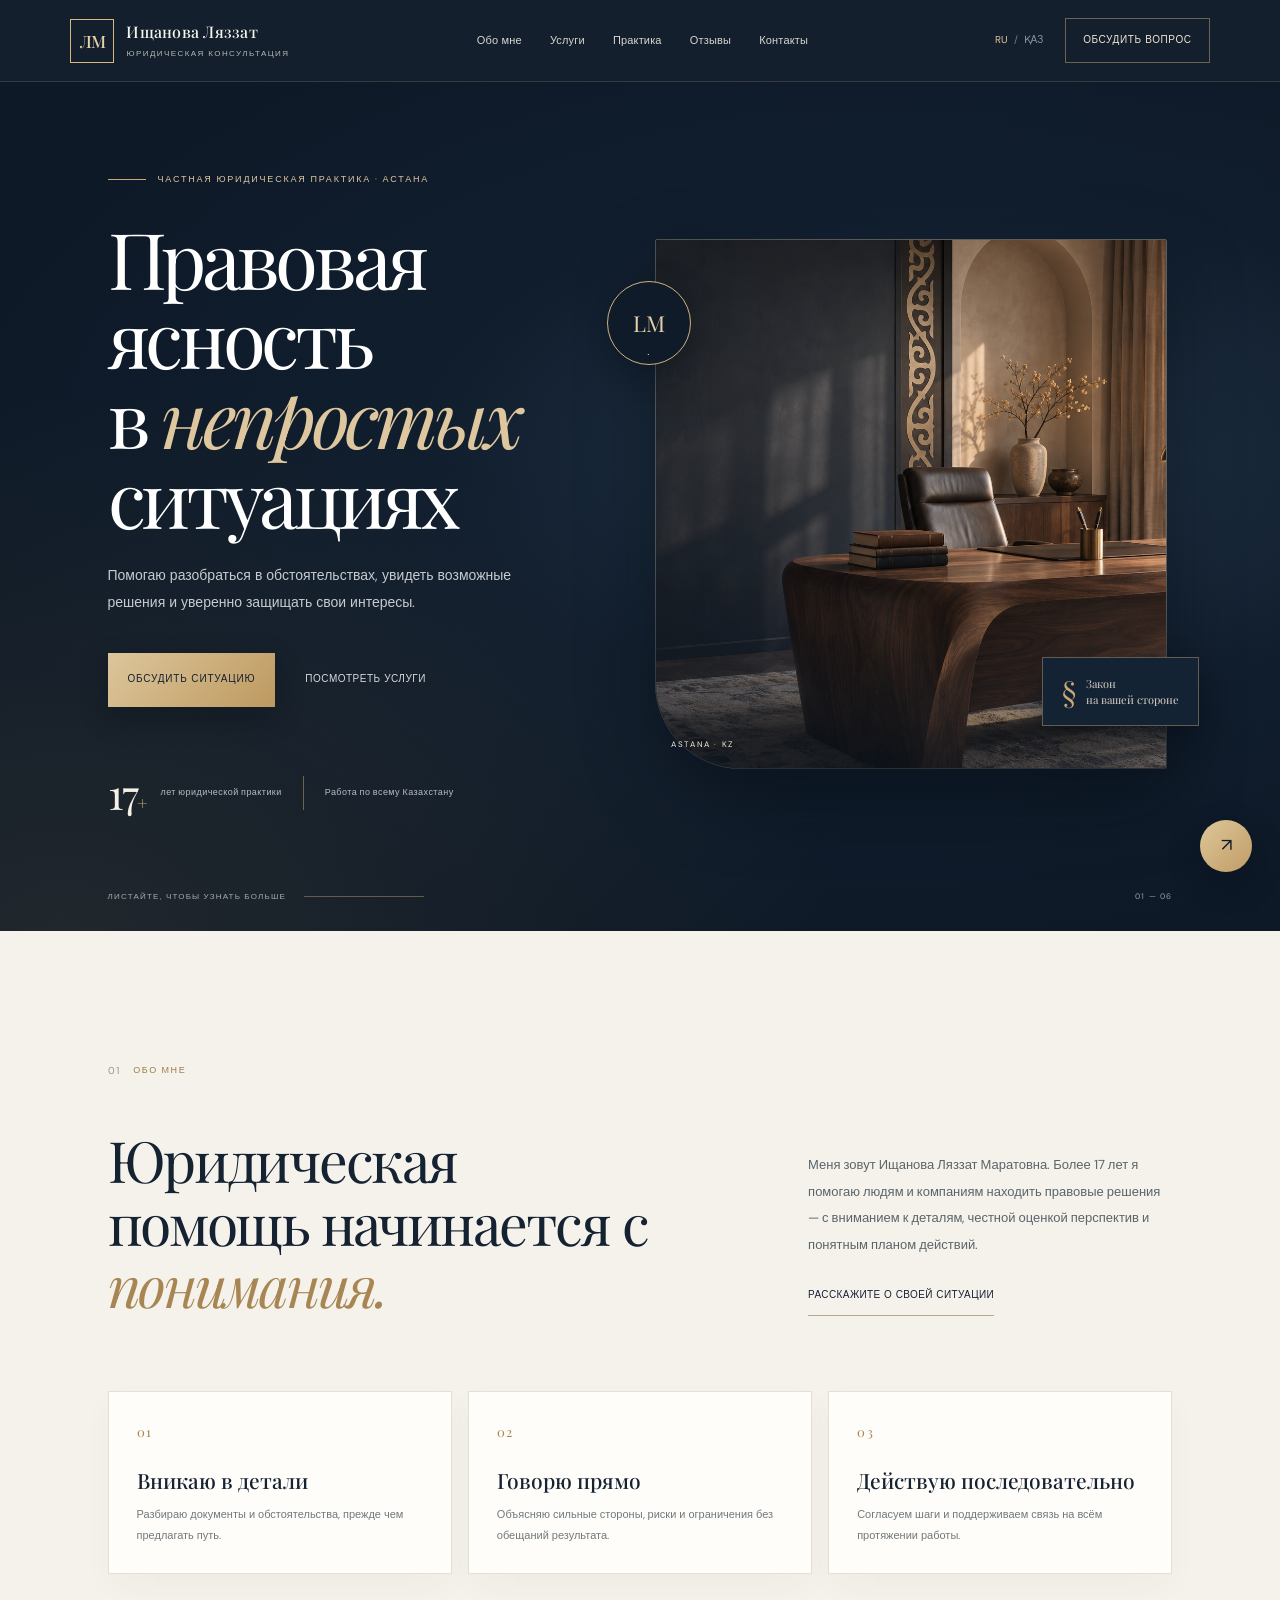
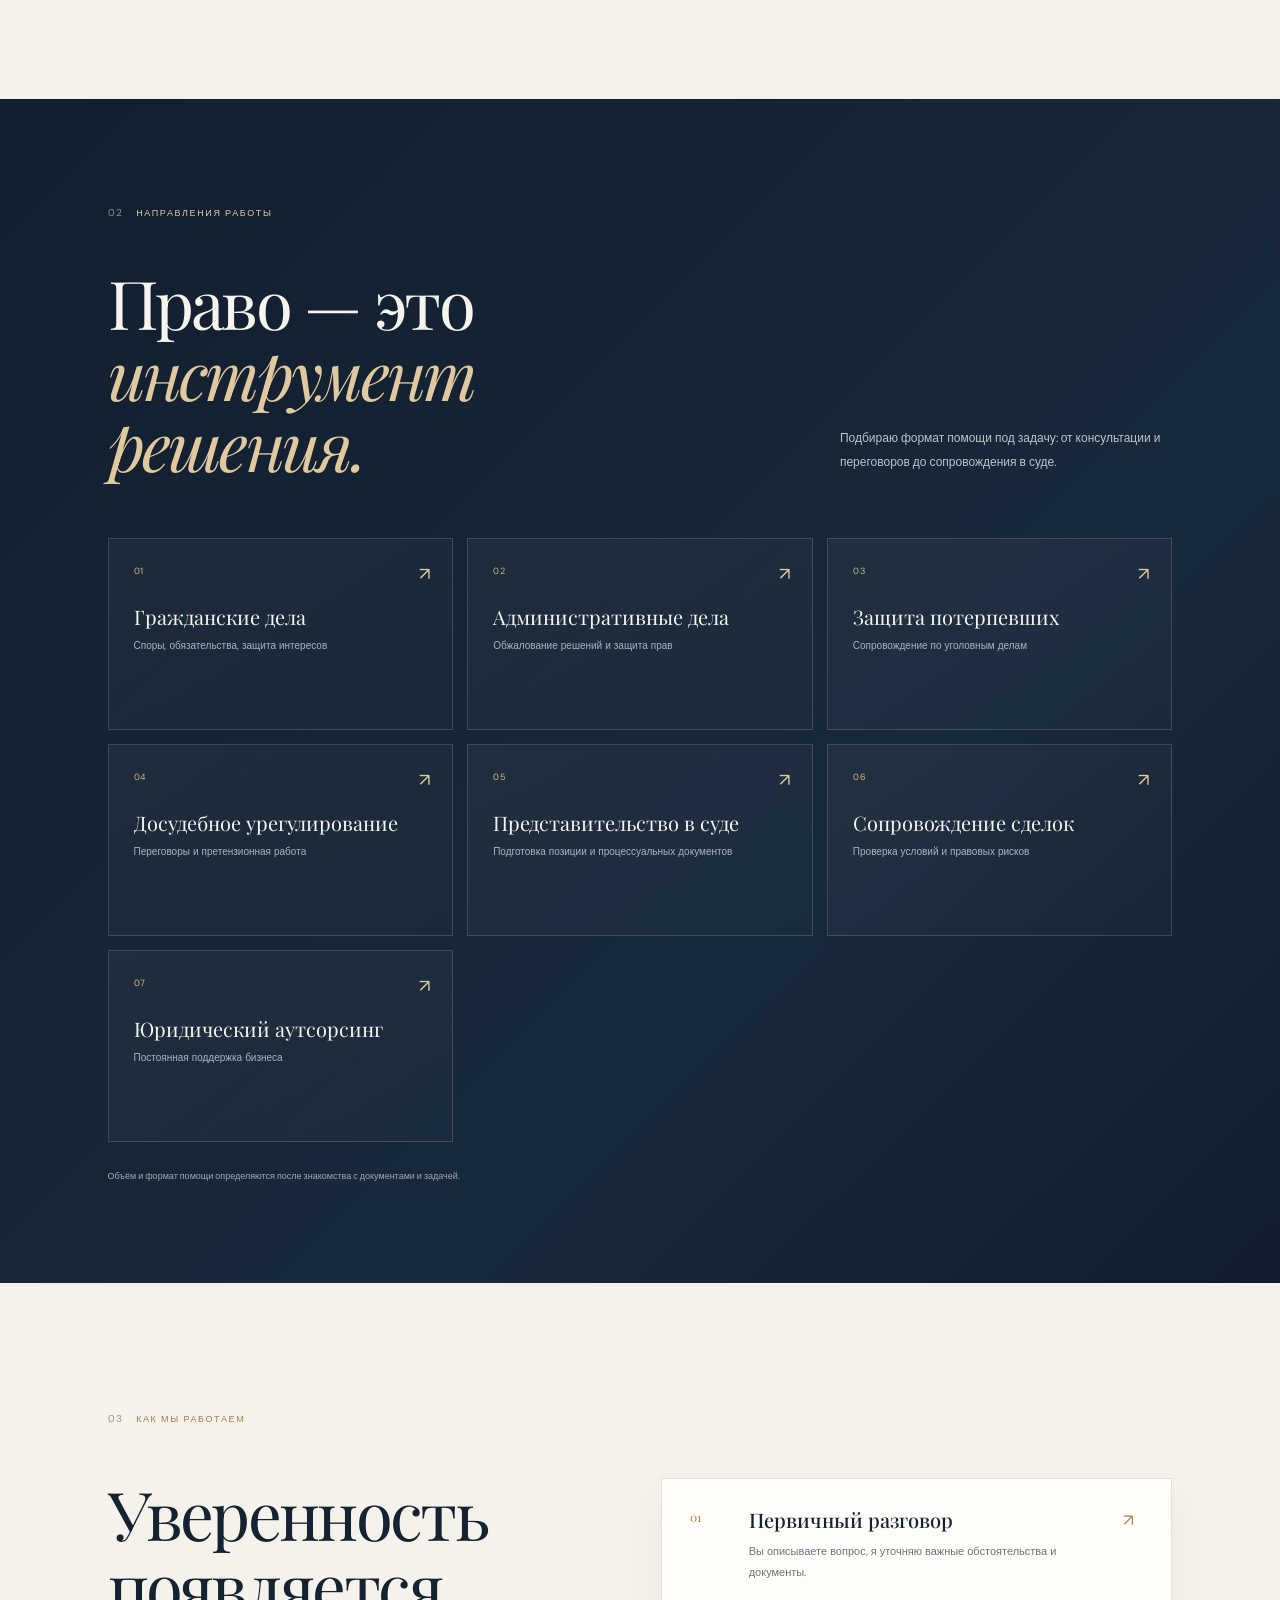
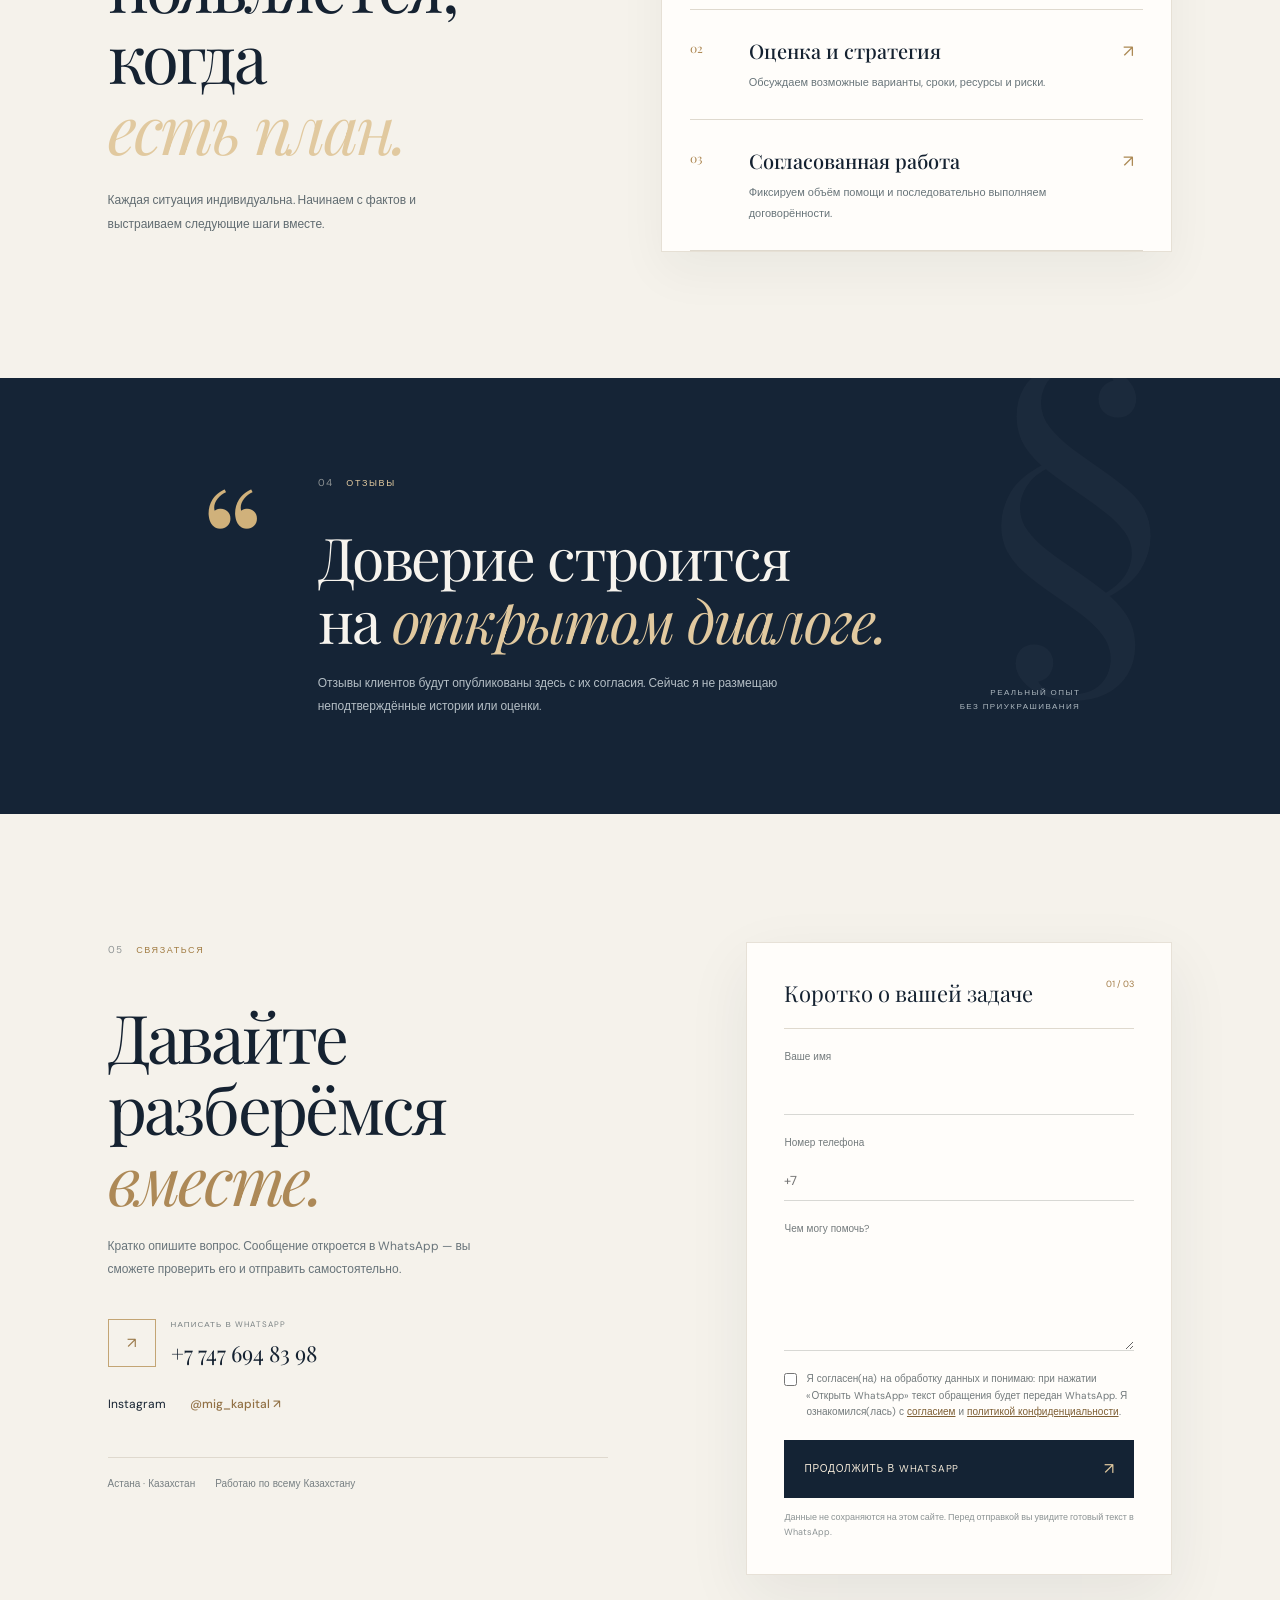
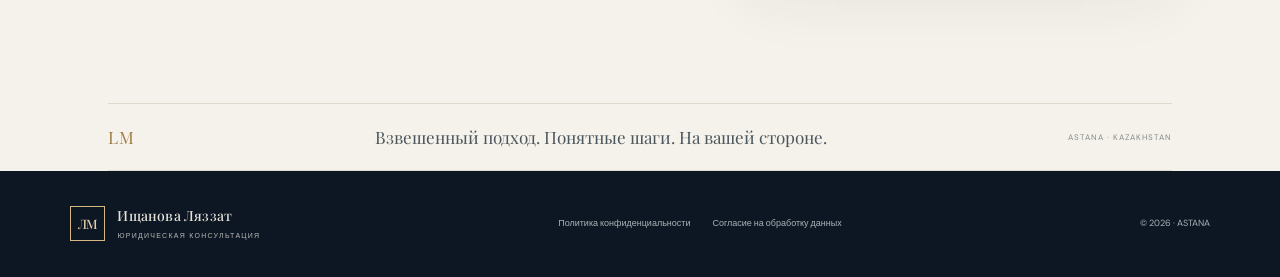
<file: index.html>
<!doctype html>
<html lang="ru">
<head>
  <meta charset="UTF-8" />
  <meta name="viewport" content="width=device-width, initial-scale=1" />
  <meta name="theme-color" content="#101c2b" />
  <meta name="description" content="Юридическая консультация Ищановой Ляззат Маратовны в Астане. Правовая помощь гражданам и бизнесу по всему Казахстану. Опыт более 17 лет." />
  <meta property="og:title" content="Ищанова Ляззат Маратовна — юридическая консультация" />
  <meta property="og:description" content="Взвешенная юридическая помощь в Астане и по всему Казахстану." />
  <meta property="og:type" content="website" />
  <title>Ищанова Ляззат Маратовна — юридическая консультация в Астане</title>
  <link rel="icon" href="./favicon.svg" type="image/svg+xml" />
  <link rel="preconnect" href="https://fonts.googleapis.com" />
  <link rel="preconnect" href="https://fonts.gstatic.com" crossorigin />
  <link href="https://fonts.googleapis.com/css2?family=DM+Sans:wght@400;500;600;700&family=Playfair+Display:wght@400;500;600&display=swap" rel="stylesheet" />
  <link href="https://fonts.googleapis.com/css2?family=Noto+Sans:ital,wght@0,400..700;1,400..700&family=Noto+Serif:ital,wght@0,400..700;1,400..700&display=swap" rel="stylesheet" />
  <link rel="stylesheet" href="./styles.css" />
  <link rel="stylesheet" href="./redesign.css" />
  <script type="application/ld+json" id="schema">{"@context":"https://schema.org","@type":"LegalService","name":"Юридическая консультация Ищановой Ляззат Маратовны","telephone":"+77476948398","areaServed":{"@type":"Country","name":"Казахстан"},"address":{"@type":"PostalAddress","addressLocality":"Астана","addressCountry":"KZ"},"founder":{"@type":"Person","name":"Ищанова Ляззат Маратовна"},"knowsLanguage":["ru","kk"]}</script>
</head>
<body>
  <header class="header" id="top">
    <a class="brand" href="#top" aria-label="На главную"><span class="brand-mark">ЛМ</span><span class="brand-copy"><strong>Ищанова Ляззат</strong><small>ЮРИДИЧЕСКАЯ КОНСУЛЬТАЦИЯ</small></span></a>
    <button class="menu-toggle" aria-label="Открыть меню" aria-expanded="false"><span></span><span></span></button>
    <nav class="nav" aria-label="Основная навигация"><a href="#about" data-i="navAbout">Обо мне</a><a href="#services" data-i="navServices">Услуги</a><a href="#approach" data-i="navPractice">Практика</a><a href="#reviews" data-i="navReviews">Отзывы</a><a href="#contact" data-i="navContacts">Контакты</a></nav>
    <div class="header-actions"><div class="lang-switch" aria-label="Выбор языка"><button class="lang active" data-lang="ru">RU</button><span>/</span><button class="lang" data-lang="kk">ҚАЗ</button></div><a class="header-cta" href="https://wa.me/77476948398" target="_blank" rel="noopener noreferrer" data-i="headerCta">Обсудить вопрос <span>↗</span></a></div>
  </header>
  <main>
    <section class="hero section-shell">
      <div class="hero-copy"><div class="eyebrow"><span class="eyebrow-line"></span><span data-i="heroEyebrow">Частная юридическая практика · Астана</span></div>
        <h1 data-i="heroTitle">Правовая ясность<br/>в <em>непростых</em> ситуациях</h1>
        <p class="hero-lead" data-i="heroLead">Помогаю разобраться в обстоятельствах, увидеть возможные решения и уверенно защищать свои интересы.</p>
        <div class="hero-actions"><a class="button button-gold" href="#contact" data-i="heroButton">Обсудить ситуацию <span>↗</span></a><a class="text-link" href="#services" data-i="heroMore">Посмотреть услуги <span>↓</span></a></div>
        <div class="hero-proof"><span class="proof-number">17<span>+</span></span><span data-i="yearsLabel">лет юридической практики</span><i></i><span data-i="areaLabel">Работа по всему Казахстану</span></div>
      </div>
      <div class="hero-visual" aria-label="Иллюстрация юридической практики"><img class="hero-photo" src="./hero-office.png" alt="Editorial photograph of a refined legal office" /><div class="visual-grid"></div><div class="orbit orbit-one"></div><div class="orbit orbit-two"></div><div class="portrait-card"><div class="portrait-silhouette"><div class="portrait-head"></div><div class="portrait-body"></div></div><div class="portrait-caption"><span class="caption-rule"></span><span data-i="portraitCaption">Ваша ситуация заслуживает<br/>внимательного разбора</span></div></div><div class="seal">LM<span>·</span></div><div class="floating-note"><span>§</span><small data-i="floatingNote">Закон<br/>на вашей стороне</small></div><span class="visual-index">ASTANA · KZ</span></div>
      <div class="hero-bottom"><span data-i="scrollLabel">ЛИСТАЙТЕ, ЧТОБЫ УЗНАТЬ БОЛЬШЕ</span><span class="hero-bottom-line"></span><span>01 — 06</span></div>
    </section>

    <section class="intro section-shell" id="about"><div class="section-kicker"><span>01</span><span data-i="aboutKicker">ОБО МНЕ</span></div><div class="intro-main"><p class="section-title" data-i="aboutTitle">Юридическая помощь начинается с <em>понимания.</em></p><div class="intro-side"><p data-i="aboutText">Меня зовут Ищанова Ляззат Маратовна. Более 17 лет я помогаю людям и компаниям находить правовые решения — с вниманием к деталям, честной оценкой перспектив и понятным планом действий.</p><a class="underlined" href="#contact" data-i="aboutLink">Расскажите о своей ситуации <span>↗</span></a></div></div><div class="value-row"><div class="value"><span class="value-icon">01</span><h3 data-i="value1Title">Вникаю в детали</h3><p data-i="value1Text">Разбираю документы и обстоятельства, прежде чем предлагать путь.</p></div><div class="value"><span class="value-icon">02</span><h3 data-i="value2Title">Говорю прямо</h3><p data-i="value2Text">Объясняю сильные стороны, риски и ограничения без обещаний результата.</p></div><div class="value"><span class="value-icon">03</span><h3 data-i="value3Title">Действую последовательно</h3><p data-i="value3Text">Согласуем шаги и поддерживаем связь на всём протяжении работы.</p></div></div></section>

    <section class="services-section" id="services"><div class="section-shell"><div class="services-head"><div class="section-kicker light"><span>02</span><span data-i="servicesKicker">НАПРАВЛЕНИЯ РАБОТЫ</span></div><div class="services-heading"><h2 data-i="servicesTitle">Право — это<br/><em>инструмент решения.</em></h2><p data-i="servicesLead">Подбираю формат помощи под задачу: от консультации и переговоров до сопровождения в суде.</p></div></div><div class="service-list">
      <a class="service-item" href="#contact"><span class="service-no">01</span><span class="service-name" data-i="s1">Гражданские дела</span><span class="service-detail" data-i="sd1">Споры, обязательства, защита интересов</span><span class="service-arrow">↗</span></a>
      <a class="service-item" href="#contact"><span class="service-no">02</span><span class="service-name" data-i="s2">Административные дела</span><span class="service-detail" data-i="sd2">Обжалование решений и защита прав</span><span class="service-arrow">↗</span></a>
      <a class="service-item" href="#contact"><span class="service-no">03</span><span class="service-name" data-i="s3">Защита потерпевших</span><span class="service-detail" data-i="sd3">Сопровождение по уголовным делам</span><span class="service-arrow">↗</span></a>
      <a class="service-item" href="#contact"><span class="service-no">04</span><span class="service-name" data-i="s4">Досудебное урегулирование</span><span class="service-detail" data-i="sd4">Переговоры и претензионная работа</span><span class="service-arrow">↗</span></a>
      <a class="service-item" href="#contact"><span class="service-no">05</span><span class="service-name" data-i="s5">Представительство в суде</span><span class="service-detail" data-i="sd5">Подготовка позиции и процессуальных документов</span><span class="service-arrow">↗</span></a>
      <a class="service-item" href="#contact"><span class="service-no">06</span><span class="service-name" data-i="s6">Сопровождение сделок</span><span class="service-detail" data-i="sd6">Проверка условий и правовых рисков</span><span class="service-arrow">↗</span></a>
      <a class="service-item" href="#contact"><span class="service-no">07</span><span class="service-name" data-i="s7">Юридический аутсорсинг</span><span class="service-detail" data-i="sd7">Постоянная поддержка бизнеса</span><span class="service-arrow">↗</span></a>
    </div><p class="service-footnote" data-i="serviceFootnote">Объём и формат помощи определяются после знакомства с документами и задачей.</p></div></section>

    <section class="approach section-shell" id="approach"><div class="section-kicker"><span>03</span><span data-i="practiceKicker">КАК МЫ РАБОТАЕМ</span></div><div class="approach-layout"><div><h2 data-i="practiceTitle">Уверенность<br/>появляется, когда<br/><em>есть план.</em></h2><p class="approach-sub" data-i="practiceLead">Каждая ситуация индивидуальна. Начинаем с фактов и выстраиваем следующие шаги вместе.</p></div><div class="steps"><article class="step"><span>01</span><div><h3 data-i="step1Title">Первичный разговор</h3><p data-i="step1Text">Вы описываете вопрос, я уточняю важные обстоятельства и документы.</p></div><b>↗</b></article><article class="step"><span>02</span><div><h3 data-i="step2Title">Оценка и стратегия</h3><p data-i="step2Text">Обсуждаем возможные варианты, сроки, ресурсы и риски.</p></div><b>↗</b></article><article class="step"><span>03</span><div><h3 data-i="step3Title">Согласованная работа</h3><p data-i="step3Text">Фиксируем объём помощи и последовательно выполняем договорённости.</p></div><b>↗</b></article></div></div></section>

    <section class="quote-band" id="reviews"><div class="section-shell quote-inner"><span class="quote-mark">“</span><div><div class="section-kicker light"><span>04</span><span data-i="reviewsKicker">ОТЗЫВЫ</span></div><h2 data-i="reviewsTitle">Доверие строится<br/>на <em>открытом диалоге.</em></h2><p data-i="reviewsText">Отзывы клиентов будут опубликованы здесь с их согласия. Сейчас я не размещаю неподтверждённые истории или оценки.</p></div><span class="quote-note" data-i="reviewsNote">РЕАЛЬНЫЙ ОПЫТ<br/>БЕЗ ПРИУКРАШИВАНИЯ</span></div></section>

    <section class="contact section-shell" id="contact"><div class="contact-left"><div class="section-kicker"><span>05</span><span data-i="contactKicker">СВЯЗАТЬСЯ</span></div><h2 data-i="contactTitle">Давайте разберёмся<br/><em>вместе.</em></h2><p data-i="contactText">Кратко опишите вопрос. Сообщение откроется в WhatsApp — вы сможете проверить его и отправить самостоятельно.</p><a class="contact-whatsapp" href="https://wa.me/77476948398" target="_blank" rel="noopener noreferrer"><span class="wa-icon">↗</span><span><small data-i="writeWhatsapp">НАПИСАТЬ В WHATSAPP</small><strong>+7 747 694 83 98</strong></span></a><a class="instagram-link" href="https://www.instagram.com/mig_kapital?rpxt=cnowOWkyOXo2dXRi" target="_blank" rel="noopener noreferrer"><span>Instagram</span><strong>@mig_kapital ↗</strong></a><div class="contact-meta"><span data-i="locationLabel">Астана · Казахстан</span><span data-i="geoLabel">Работаю по всему Казахстану</span></div></div>
      <form class="contact-form" id="contact-form"><div class="form-heading"><span data-i="formTitle">Коротко о вашей задаче</span><span>01 / 03</span></div><label><span data-i="nameLabel">Ваше имя</span><input name="name" autocomplete="name" required maxlength="80" placeholder="" /></label><label><span data-i="phoneLabel">Номер телефона</span><input name="phone" type="tel" autocomplete="tel" required maxlength="30" placeholder="+7" /></label><label><span data-i="messageLabel">Чем могу помочь?</span><textarea name="message" rows="4" required maxlength="1500"></textarea></label><label class="consent-check"><input name="consent" type="checkbox" required /><span data-i="consentShort">Я согласен(на) на обработку персональных данных и ознакомился(лась) с <a href="./consent.html" target="_blank">согласием</a> и <a href="./privacy.html" target="_blank">политикой конфиденциальности</a>.</span></label><button class="button button-dark" type="submit"><span data-i="formButton">Продолжить в WhatsApp</span><span>↗</span></button><p class="form-note" id="form-note" aria-live="polite" data-i="formNote">Данные не сохраняются на этом сайте. Перед отправкой вы увидите готовый текст в WhatsApp.</p></form>
    </section>
    <section class="closing-line"><span>LM</span><p data-i="closingText">Взвешенный подход. Понятные шаги. На вашей стороне.</p><span>ASTANA · KAZAKHSTAN</span></section>
  </main>
  <footer class="footer"><a class="brand footer-brand" href="#top"><span class="brand-mark">ЛМ</span><span class="brand-copy"><strong>Ищанова Ляззат</strong><small>ЮРИДИЧЕСКАЯ КОНСУЛЬТАЦИЯ</small></span></a><div class="footer-links"><a href="./privacy.html" data-i="privacyLink">Политика конфиденциальности</a><a href="./consent.html" data-i="consentLink">Согласие на обработку данных</a></div><span>© <span id="year"></span> · ASTANA</span></footer>
  <a class="floating-wa" href="https://wa.me/77476948398" target="_blank" rel="noopener noreferrer" aria-label="Открыть WhatsApp">↗</a>
  <script src="./script.js" defer></script>
<script src=./form-copy.js defer></script><script src=./hero-copy.js defer></script><script src=./form.js defer></script></body>
</html>
</file>
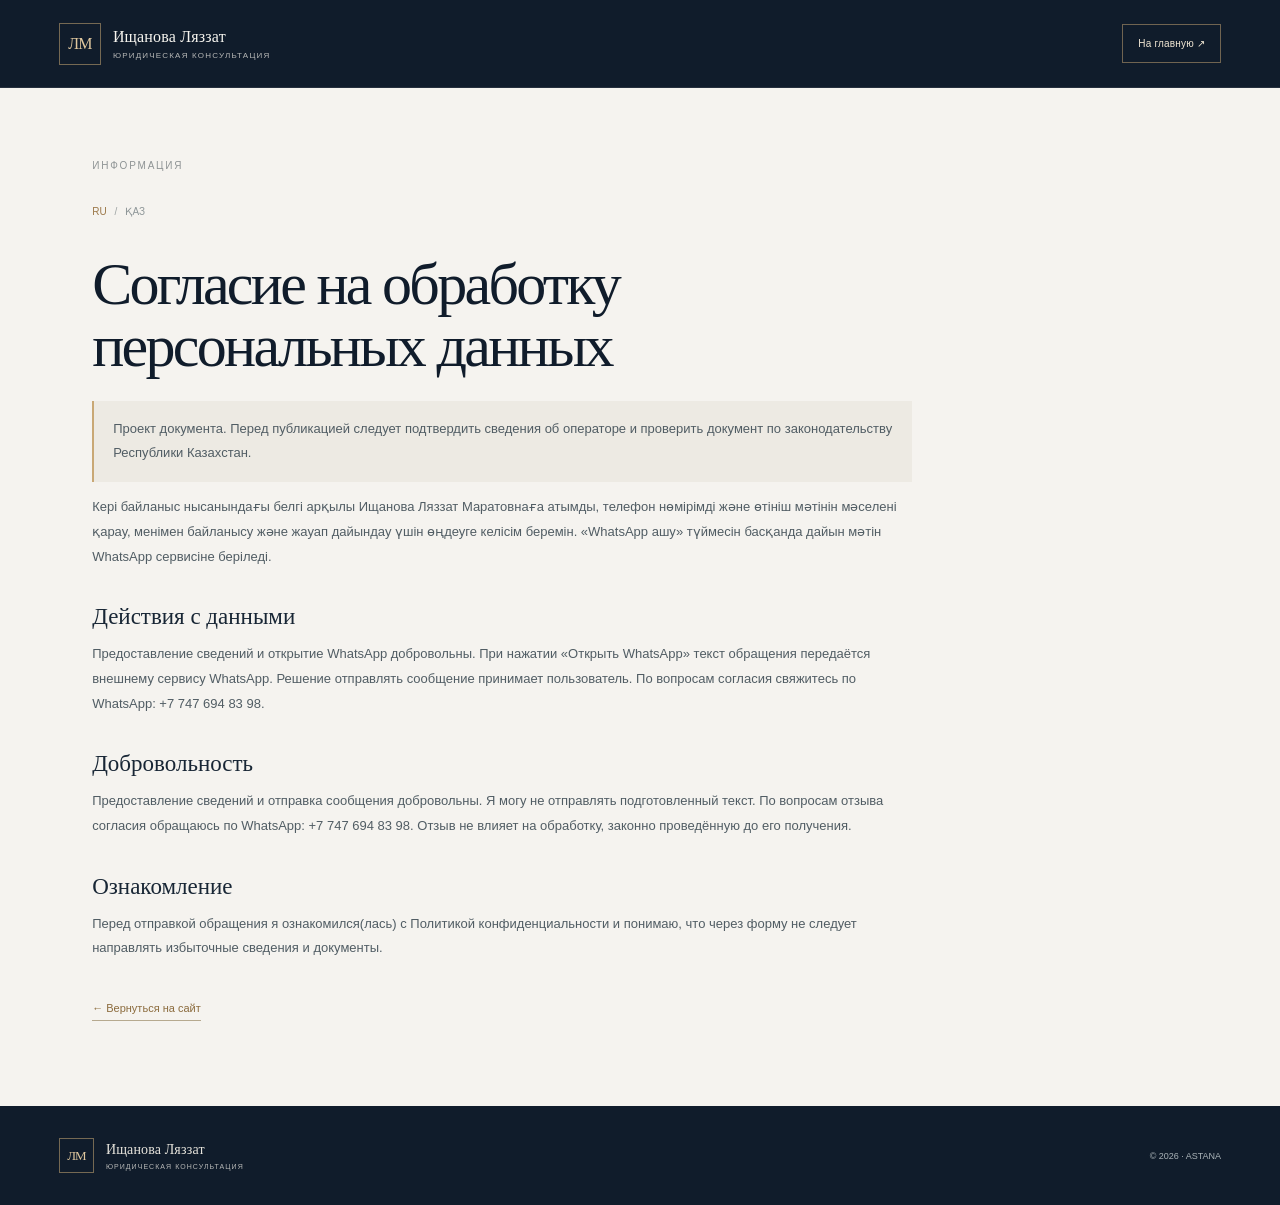
<file: consent.html>
<!doctype html><html lang="ru"><head><meta charset="UTF-8"><meta name="viewport" content="width=device-width,initial-scale=1"><meta name="robots" content="noindex,follow"><meta name="theme-color" content="#101c2b"><title>Согласие на обработку персональных данных — Ищанова Ляззат Маратовна</title><link rel="stylesheet" href="./styles.css"><link rel="icon" href="./favicon.svg" type="image/svg+xml"></head><body><header class="header"><a class="brand" href="./index.html"><span class="brand-mark">ЛМ</span><span class="brand-copy"><strong>Ищанова Ляззат</strong><small>ЮРИДИЧЕСКАЯ КОНСУЛЬТАЦИЯ</small></span></a><a class="header-cta" href="./index.html">На главную ↗</a></header><main class="legal-page section-shell"><div class="section-kicker"><span>ИНФОРМАЦИЯ</span></div><h1>Согласие на обработку персональных данных</h1><p class="legal-note">Проект документа. Перед публикацией следует подтвердить сведения об операторе и проверить документ у специалиста по законодательству Республики Казахстан.</p><p>Отмечая поле согласия в форме обратной связи, я даю согласие Ищановой Ляззат Маратовне на обработку предоставленных мной имени, номера телефона и текста обращения для рассмотрения вопроса, связи со мной и подготовки ответа.</p><h2>Действия с данными</h2><p>Сайт не сохраняет введённые поля и не направляет их на сервер. После нажатия кнопки форма подготавливает текст и открывает WhatsApp. Я самостоятельно проверяю и отправляю сообщение; до отправки данные не передаются адресату через этот сайт. После отправки обработка сообщения также регулируется правилами WhatsApp.</p><h2>Добровольность</h2><p>Предоставление сведений и отправка сообщения добровольны. Согласие можно отозвать, обратившись по WhatsApp: <a href="https://wa.me/77476948398">+7 747 694 83 98</a>. Отзыв не влияет на обработку, которая уже была законно проведена до его получения.</p><h2>Ознакомление</h2><p>Перед отправкой обращения я ознакомился(лась) с <a href="./privacy.html">Политикой конфиденциальности</a> и понимаю, что не следует направлять через форму избыточные сведения и документы.</p><a class="legal-back" href="./index.html">← Вернуться на сайт</a></main><footer class="footer"><a class="brand footer-brand" href="./index.html"><span class="brand-mark">ЛМ</span><span class="brand-copy"><strong>Ищанова Ляззат</strong><small>ЮРИДИЧЕСКАЯ КОНСУЛЬТАЦИЯ</small></span></a><span>© 2026 · ASTANA</span></footer><script src=./legal.js defer></script><script src=./legal-extra.js defer></script><script src=./legal-fix.js defer></script><script src=./legal-correction.js defer></script><script src=./legal-cleanup.js defer></script></body></html>
</file>
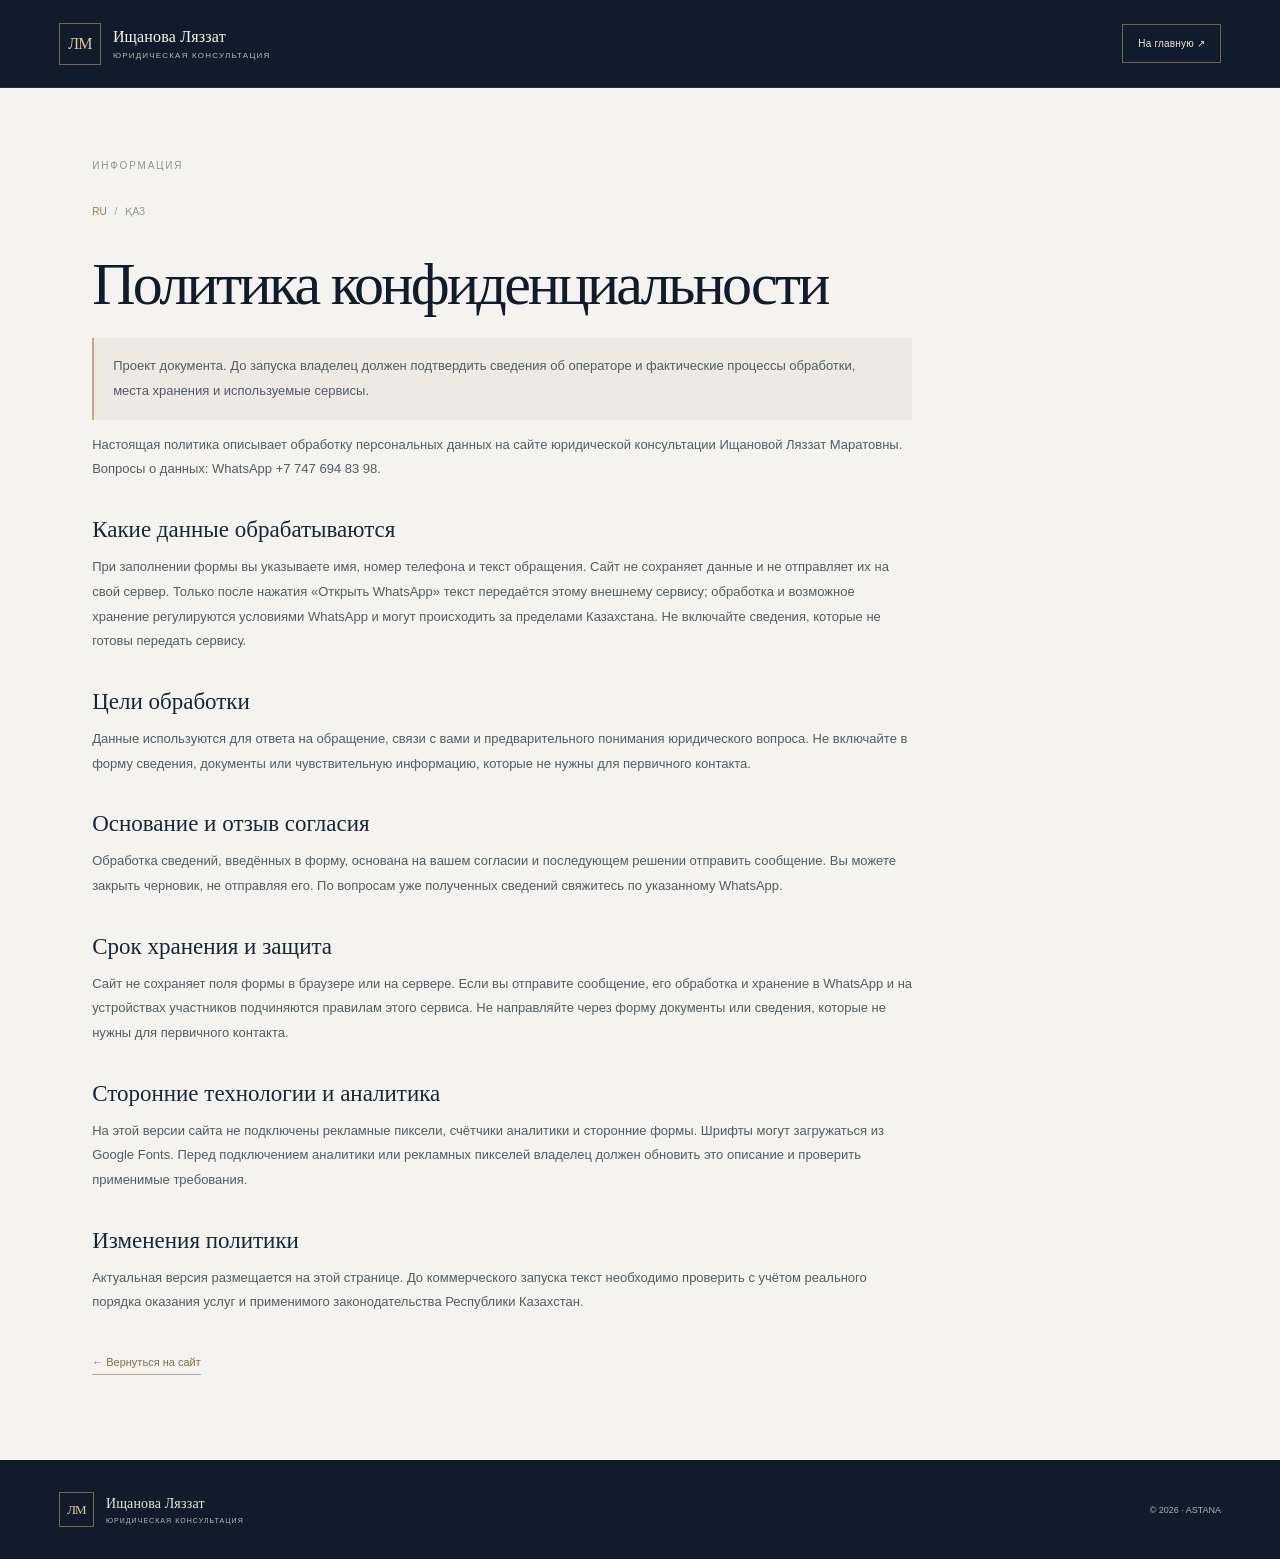
<file: privacy.html>
<!doctype html><html lang="ru"><head><meta charset="UTF-8"><meta name="viewport" content="width=device-width,initial-scale=1"><meta name="robots" content="noindex,follow"><meta name="theme-color" content="#101c2b"><title>Политика конфиденциальности — Ищанова Ляззат Маратовна</title><link rel="stylesheet" href="./styles.css"><link rel="icon" href="./favicon.svg" type="image/svg+xml"></head><body><header class="header"><a class="brand" href="./index.html"><span class="brand-mark">ЛМ</span><span class="brand-copy"><strong>Ищанова Ляззат</strong><small>ЮРИДИЧЕСКАЯ КОНСУЛЬТАЦИЯ</small></span></a><a class="header-cta" href="./index.html">На главную ↗</a></header><main class="legal-page section-shell"><div class="section-kicker"><span>ИНФОРМАЦИЯ</span></div><h1>Политика конфиденциальности</h1><p class="legal-note">Проект документа. До запуска сайта владелец должен проверить и заполнить сведения об операторе и фактических процессах обработки данных, местах хранения и используемых сервисах.</p><p>Настоящая политика описывает обработку персональных данных на сайте юридической консультации Ищановой Ляззат Маратовны. Контакт для вопросов о персональных данных: WhatsApp <a href="https://wa.me/77476948398">+7 747 694 83 98</a>.</p><h2>Какие данные обрабатываются</h2><p>Если вы заполняете форму, вы указываете имя, номер телефона и содержание обращения. Сайт не сохраняет поля формы и не отправляет их на собственный сервер. После вашего действия откроется WhatsApp с подготовленным текстом; сообщение передаётся адресату только если вы самостоятельно отправите его в WhatsApp. К обработке сообщения в WhatsApp применяются условия этого сервиса.</p><h2>Цели обработки</h2><p>Данные используются для ответа на обращение, связи с вами и предварительного понимания юридического вопроса. Не включайте в форму сведения, которые не нужны для первичного контакта, документы или чувствительную информацию.</p><h2>Правовые основания и отзыв согласия</h2><p>Обработка сведений из формы основана на вашем согласии, выраженном отметкой в форме и последующим решением отправить сообщение. Вы можете не отправлять подготовленное сообщение. По вопросам удаления или прекращения обработки уже полученных сведений свяжитесь по указанному WhatsApp.</p><h2>Срок хранения и защита</h2><p>Сайт не сохраняет данные формы в браузере или на сервере. Отправленное WhatsApp-сообщение может храниться в аккаунтах и системах мессенджера в соответствии с его правилами. Полученные в ходе консультации материалы обрабатываются отдельно в рамках отношений с клиентом и применимых требований законодательства.</p><h2>Сторонние технологии и аналитика</h2><p>На этой версии сайта не подключены рекламные пиксели, аналитические счётчики, cookie-баннеры или сторонние формы заявок. Шрифты могут загружаться из Google Fonts, если сервис доступен в браузере. Перед подключением аналитики или рекламных пикселей политику следует обновить, а настройки согласия — привести в соответствие с применимыми требованиями.</p><h2>Изменения политики</h2><p>Актуальная версия размещается на этой странице. Перед коммерческим запуском необходимо проверить текст с учётом реального порядка оказания услуг и применимого законодательства Республики Казахстан.</p><a class="legal-back" href="./index.html">← Вернуться на сайт</a></main><footer class="footer"><a class="brand footer-brand" href="./index.html"><span class="brand-mark">ЛМ</span><span class="brand-copy"><strong>Ищанова Ляззат</strong><small>ЮРИДИЧЕСКАЯ КОНСУЛЬТАЦИЯ</small></span></a><span>© 2026 · ASTANA</span></footer><script src=./legal.js defer></script><script src=./legal-extra.js defer></script><script src=./legal-fix.js defer></script><script src=./legal-correction.js defer></script><script src=./legal-cleanup.js defer></script></body></html>
</file>
<file: styles.css>
:root{--navy:#101c2b;--navy2:#172638;--ink:#182635;--muted:#65717a;--gold:#c9a875;--gold2:#dfc79e;--cream:#f5f3ef;--white:#fff;--line:#dedbd4;--serif:'Playfair Display',Georgia,serif;--sans:'DM Sans',Arial,sans-serif}*{box-sizing:border-box}html{scroll-behavior:smooth;scroll-padding-top:92px}body{margin:0;background:var(--cream);color:var(--ink);font-family:var(--sans);font-size:15px;-webkit-font-smoothing:antialiased}a{color:inherit;text-decoration:none}button,input,textarea{font:inherit}.section-shell{padding-left:max(7.2vw,28px);padding-right:max(7.2vw,28px)}.header{height:88px;padding:0 max(4.6vw,24px);display:flex;align-items:center;justify-content:space-between;background:var(--navy);color:#f7f5ef;position:sticky;top:0;z-index:20;border-bottom:1px solid #ffffff17}.brand{display:flex;align-items:center;gap:12px;min-width:220px}.brand-mark{width:42px;height:42px;border:1px solid #c9a8758c;color:var(--gold2);display:grid;place-items:center;font:500 16px var(--serif);letter-spacing:-1px}.brand-copy{display:flex;flex-direction:column;gap:5px}.brand-copy strong{font:500 16px var(--serif);letter-spacing:.01em}.brand-copy small{font-size:8px;letter-spacing:.15em;color:#b7b8b7}.nav{display:flex;align-items:center;gap:30px}.nav a{font-size:11px;color:#d5d7d8;transition:color .2s}.nav a:hover,.footer-links a:hover{color:var(--gold2)}.header-actions{display:flex;align-items:center;gap:22px}.lang-switch{display:flex;align-items:center;gap:6px;color:#718090;font-size:10px}.lang{color:#8894a0;background:none;border:0;padding:4px 0;cursor:pointer;font-size:10px}.lang.active{color:var(--gold2)}.header-cta{border:1px solid #c9a87584;padding:13px 15px;color:#f0e6d3;font-size:10px;letter-spacing:.02em}.header-cta span{padding-left:12px;color:var(--gold)}.menu-toggle{display:none}.hero{background:var(--navy);color:var(--white);height:min(700px,calc(100vh - 88px));min-height:600px;display:grid;grid-template-columns:1.06fr .94fr;position:relative;overflow:hidden;padding-top:62px;padding-bottom:74px}.hero-copy{align-self:center;position:relative;z-index:2;padding-bottom:22px}.eyebrow,.section-kicker{display:flex;align-items:center;gap:12px;color:var(--gold);font-size:9px;letter-spacing:.17em;text-transform:uppercase}.eyebrow-line{width:29px;height:1px;background:var(--gold)}h1,h2,p{margin-top:0}h1{font:400 clamp(48px,6.25vw,88px)/1.04 var(--serif);letter-spacing:-.045em;margin:31px 0 23px;max-width:700px}h1 em,h2 em,.section-title em{font-weight:400;color:var(--gold2)}.hero-lead{max-width:430px;color:#c0c6cb;font-size:14px;line-height:1.9}.hero-actions{display:flex;align-items:center;gap:27px;margin-top:34px}.button{display:flex;align-items:center;justify-content:space-between;gap:28px;padding:17px 19px;border:0;cursor:pointer;font-size:10px;letter-spacing:.03em;transition:transform .2s,background .2s}.button:hover{transform:translateY(-2px)}.button-gold{background:var(--gold);color:#142131}.button-gold span{font-size:16px}.text-link{font-size:10px;color:#d6d9da}.text-link span{margin-left:8px;color:var(--gold)}.hero-proof{display:flex;align-items:center;gap:12px;margin-top:52px;color:#aeb6bc;font-size:9px;letter-spacing:.05em}.proof-number{font:400 34px var(--serif);color:#f5f1e9;letter-spacing:-.04em}.proof-number span{font-size:18px;color:var(--gold)}.hero-proof i{height:27px;width:1px;background:#596471;margin:0 7px}.hero-visual{position:relative;min-height:470px;overflow:hidden}.visual-grid{position:absolute;inset:10% 0 3% 7%;opacity:.2;background-image:linear-gradient(#73808e 1px,transparent 1px),linear-gradient(90deg,#73808e 1px,transparent 1px);background-size:56px 56px;mask-image:linear-gradient(90deg,transparent,black 35%,black 88%,transparent)}.orbit{position:absolute;border:1px solid #c7a9753e;border-radius:50%;aspect-ratio:1}.orbit-one{width:76%;right:1%;top:9%}.orbit-two{width:60%;right:9%;top:17%}.portrait-card{position:absolute;top:7%;right:10%;width:56%;height:79%;background:linear-gradient(153deg,#243547,#182838 75%);overflow:hidden;border:1px solid #ddc69c45;box-shadow:22px 28px 70px #0005}.portrait-card:before{content:"";position:absolute;inset:12px;border:1px solid #c9a87542;z-index:1}.portrait-silhouette{position:absolute;inset:3% 0 0;background:radial-gradient(ellipse at 48% 35%,#947c61 0,#6c5d50 13%,transparent 14%),radial-gradient(ellipse at 50% 45%,#453d38 0,#292f33 22%,transparent 23%),linear-gradient(140deg,transparent 42%,#263240 43%);filter:saturate(.72)}.portrait-head{position:absolute;width:27%;aspect-ratio:.8;top:19%;left:38%;border-radius:47% 48% 43% 44%;background:linear-gradient(100deg,#705c4e,#b29472 50%,#695648);box-shadow:inset -10px -4px 20px #302a27}.portrait-head:before{content:"";position:absolute;inset:-8% -7% 37%;border-radius:55% 52% 20% 17%;background:#24282b}.portrait-body{position:absolute;width:71%;height:57%;bottom:4%;left:15%;border-radius:48% 48% 0 0;background:linear-gradient(105deg,#1c2630,#34404a 50%,#202c36);clip-path:polygon(26% 0,74% 0,100% 100%,0 100%)}.portrait-body:before{content:"";position:absolute;left:44%;top:0;width:15%;height:83%;background:linear-gradient(90deg,#c9a875,#e4cfaa,#b49461);clip-path:polygon(0 0,100% 0,60% 15%,100% 27%,60% 100%,40% 100%,0 27%,40% 15%)}.portrait-caption{position:absolute;z-index:2;bottom:8%;left:11%;display:flex;gap:11px;align-items:center;color:#e6dfd3;font:400 12px/1.55 var(--serif)}.caption-rule{height:29px;width:1px;background:var(--gold)}.seal{position:absolute;top:16%;left:6%;width:75px;height:75px;border:1px solid #d7bb8b;border-radius:50%;display:grid;place-items:center;color:var(--gold2);font:400 22px var(--serif);background:#101c2bc9}.seal span{position:absolute;bottom:4px;font-size:10px}.floating-note{position:absolute;right:0;bottom:19%;display:flex;gap:10px;align-items:center;color:#d7d0c5;background:#1f2c3bbf;border:1px solid #c9a87548;padding:12px}.floating-note>span{font:28px var(--serif);color:var(--gold)}.floating-note small{font:10px/1.4 var(--serif)}.visual-index{position:absolute;right:3%;top:3%;font-size:8px;letter-spacing:.2em;color:#8995a0}.hero-bottom{position:absolute;bottom:27px;left:max(7.2vw,28px);right:max(7.2vw,28px);display:flex;align-items:center;gap:18px;color:#84909b;font-size:8px;letter-spacing:.15em}.hero-bottom span:last-child{margin-left:auto}.hero-bottom-line{height:1px;background:#65717a;flex:1;max-width:94px}.intro{padding-top:125px;padding-bottom:125px}.section-kicker{color:#a17c43;font-size:9px}.section-kicker>span:first-child{font-size:10px;color:#8f9495}.section-kicker>span:last-child{letter-spacing:.18em}.intro-main{display:grid;grid-template-columns:1.16fr .84fr;gap:12%;margin-top:42px;align-items:end}.section-title{font:400 clamp(34px,4vw,55px)/1.17 var(--serif);letter-spacing:-.04em;max-width:630px;margin:0}.section-title em{color:#ad8957}.intro-side p{font-size:12px;line-height:2;color:#616b70;margin-bottom:23px;max-width:420px}.underlined{font-size:10px;border-bottom:1px solid #b6a98f;padding-bottom:9px;display:inline-block}.underlined span{color:#ac8954;padding-left:18px}.value-row{display:grid;grid-template-columns:repeat(3,1fr);border-top:1px solid var(--line);margin-top:85px}.value{padding:26px 34px 0 0;max-width:300px}.value+.value{border-left:1px solid var(--line);padding-left:32px}.value-icon{font:400 12px var(--serif);color:#a9834e}.value h3{font:500 19px var(--serif);margin:19px 0 10px}.value p{font-size:11px;color:#71797c;line-height:1.8;margin:0}.services-section{background:var(--navy);color:#f7f4ee;padding:100px 0 88px}.light{color:var(--gold2)}.services-heading{display:grid;grid-template-columns:1fr .62fr;gap:14%;align-items:end;margin:38px 0 50px}.services-heading h2,.approach h2,.contact h2{font:400 clamp(38px,4.9vw,64px)/1.12 var(--serif);letter-spacing:-.04em;margin:0}.services-heading h2 em,.approach h2 em,.contact h2 em,.quote-inner h2 em{color:var(--gold2)}.services-heading p{font-size:12px;line-height:1.9;color:#aeb8c0;max-width:340px;margin:0 0 7px}.service-list{border-top:1px solid #ffffff29}.service-item{display:grid;grid-template-columns:58px 1.1fr .9fr 24px;align-items:center;min-height:70px;border-bottom:1px solid #ffffff29;transition:padding .25s,background .25s}.service-item:hover{padding:0 12px;background:#ffffff08}.service-no{font-size:9px;color:var(--gold)}.service-name{font:400 19px var(--serif)}.service-detail{font-size:10px;color:#9da8b1}.service-arrow{color:var(--gold);font-size:16px}.service-footnote{font-size:9px;color:#7f8b95;margin:23px 0 0}.approach{padding-top:117px;padding-bottom:120px}.approach-layout{display:grid;grid-template-columns:.9fr 1.1fr;gap:10%;margin-top:48px}.approach-sub{font-size:11px;color:#69757a;line-height:1.9;max-width:325px;margin-top:25px}.steps{border-top:1px solid var(--line)}.step{display:grid;grid-template-columns:38px 1fr 20px;gap:17px;padding:25px 0 24px;border-bottom:1px solid var(--line)}.step>span{font:400 12px var(--serif);color:#a9824b;padding-top:3px}.step h3{font:500 18px var(--serif);margin:0 0 8px}.step p{font-size:10px;color:#69757a;line-height:1.8;margin:0;max-width:400px}.step>b{color:#ac8954;font-weight:400}.quote-band{background:#18283a;color:#f7f4ee;padding:87px max(7.2vw,28px);position:relative;overflow:hidden}.quote-band:after{content:"§";position:absolute;right:9%;top:-28%;font:350px var(--serif);color:#ffffff07}.quote-inner{display:grid;grid-template-columns:100px 1fr auto;position:relative;z-index:1;align-items:start}.quote-mark{color:var(--gold);font:140px/.8 var(--serif)}.quote-inner h2{font:400 clamp(34px,4.1vw,53px)/1.13 var(--serif);letter-spacing:-.035em;margin:29px 0 18px}.quote-inner p{font-size:11px;line-height:1.8;color:#b4bec5;max-width:470px;margin:0}.quote-note{font-size:8px;line-height:1.8;color:#8f9aa2;letter-spacing:.16em;text-align:right;align-self:end;padding-bottom:4px}.contact{display:grid;grid-template-columns:1fr .78fr;gap:12%;padding-top:116px;padding-bottom:116px}.contact h2{margin:36px 0 18px}.contact h2 em{color:#ad8957}.contact-left>p{font-size:11px;color:#68747a;line-height:1.8;max-width:385px}.contact-whatsapp{display:flex;gap:15px;align-items:center;margin-top:32px}.wa-icon{width:42px;height:42px;border:1px solid #c3a574;color:#9a7949;display:grid;place-items:center}.contact-whatsapp>span:last-child{display:flex;flex-direction:column;gap:6px}.contact-whatsapp small{font-size:8px;letter-spacing:.14em;color:#7a8283}.contact-whatsapp strong{font:400 19px var(--serif)}.instagram-link{display:flex;gap:24px;align-items:center;margin-top:27px;font-size:11px}.instagram-link strong{font-weight:500;color:#917044}.contact-meta{display:flex;gap:20px;border-top:1px solid var(--line);margin-top:43px;padding-top:18px;color:#788083;font-size:9px}.contact-form{padding:29px 32px;background:#fff;box-shadow:0 20px 55px #1525350b;align-self:center}.form-heading{display:flex;justify-content:space-between;border-bottom:1px solid var(--line);padding-bottom:18px;margin-bottom:18px;font:400 20px var(--serif)}.form-heading span:last-child{font:9px var(--sans);color:#a37d48}.contact-form>label:not(.consent-check){display:flex;flex-direction:column;gap:9px;margin:17px 0}.contact-form label>span{font-size:9px;color:#737a7c}.contact-form input:not([type=checkbox]),.contact-form textarea{border:0;border-bottom:1px solid #d8d8d4;background:transparent;padding:7px 0;outline:0;resize:vertical;font-size:12px;color:var(--ink)}.contact-form input:focus,.contact-form textarea:focus{border-color:#b39464}.consent-check{display:flex;gap:9px;align-items:flex-start;font-size:9px;color:#737a7c;line-height:1.55;margin:19px 0}.consent-check input{accent-color:#a37d48;margin:2px 0 0}.consent-check a{text-decoration:underline;color:#7d5e34}.button-dark{background:var(--navy);color:#f3e9d8;width:100%}.button-dark span:last-child{font-size:16px;color:var(--gold2)}.form-note{font-size:9px!important;line-height:1.6!important;color:#8c9394!important;margin:12px 0 0!important}.closing-line{border-top:1px solid var(--line);border-bottom:1px solid var(--line);margin:0 max(7.2vw,28px);padding:19px 0;display:flex;align-items:center;justify-content:space-between;color:#838a8a;font-size:8px;letter-spacing:.13em}.closing-line>span:first-child{font:17px var(--serif);color:#a37d48}.closing-line p{font:400 15px var(--serif);color:#4b565c;margin:0;letter-spacing:0}.footer{background:var(--navy);color:#e7e4dc;padding:32px max(4.6vw,24px);display:flex;align-items:center;justify-content:space-between;gap:20px}.footer-brand{min-width:auto}.footer .brand-mark{width:35px;height:35px;font-size:13px}.footer .brand-copy strong{font-size:14px}.footer .brand-copy small{font-size:7px}.footer-links{display:flex;gap:22px}.footer-links a,.footer>span{font-size:9px;color:#aab3b8}.floating-wa{position:fixed;z-index:15;right:25px;bottom:25px;width:48px;height:48px;border-radius:50%;display:grid;place-items:center;background:var(--gold);color:var(--navy);box-shadow:0 7px 24px #0e1b2a40;font-size:18px;transition:transform .2s}.floating-wa:hover{transform:translateY(-3px)}.legal-page{min-height:calc(100vh - 160px);padding-top:72px;padding-bottom:85px}.legal-page h1{font-size:clamp(38px,5vw,60px);color:var(--navy);max-width:850px}.legal-page h2{font:500 23px var(--serif);margin:35px 0 12px}.legal-page p,.legal-page li{max-width:820px;font-size:13px;line-height:1.9;color:#515d64}.legal-page .legal-back{display:inline-block;margin-top:28px;color:#8b6b3d;border-bottom:1px solid #b6a98f;padding-bottom:6px;font-size:11px}.legal-note{padding:16px 19px;border-left:2px solid var(--gold);background:#edeae3}.legal-page .section-kicker{margin-bottom:30px}@media(max-width:1050px){.nav{gap:16px}.nav a{font-size:10px}.brand{min-width:195px}.header-actions{gap:13px}.header-cta{padding:12px}.hero{grid-template-columns:1.05fr .95fr}.portrait-card{right:7%;width:62%}.floating-note{right:-5px}.section-shell{padding-left:5vw;padding-right:5vw}.contact{gap:7%}}@media(max-width:780px){html{scroll-padding-top:72px}.header{height:72px;padding:0 22px}.brand{min-width:0}.brand-mark{width:36px;height:36px}.brand-copy strong{font-size:14px}.brand-copy small{font-size:7px}.header-actions{margin-left:auto;margin-right:16px}.header-cta{display:none}.menu-toggle{display:flex;flex-direction:column;gap:6px;background:none;border:0;padding:10px;order:3}.menu-toggle span{height:1px;width:22px;background:#e9dfce}.nav{display:none;position:absolute;top:72px;left:0;right:0;background:var(--navy);padding:16px 23px 24px;border-top:1px solid #ffffff19;align-items:flex-start;flex-direction:column;gap:18px}.nav.open{display:flex}.nav a{font-size:12px}.hero{height:auto;min-height:0;grid-template-columns:1fr;padding-top:70px;padding-bottom:74px}.hero-copy{padding:0}.hero h1{font-size:clamp(47px,11vw,75px);margin-top:25px}.hero-lead{max-width:390px}.hero-proof{margin-top:40px}.hero-visual{min-height:450px;margin-top:15px}.portrait-card{width:60%;right:13%;top:5%;height:86%}.orbit-one{width:72%;right:4%;top:10%}.orbit-two{width:58%;right:11%;top:17%}.floating-note{right:4%;bottom:14%}.seal{left:8%;top:13%}.hero-bottom{bottom:25px}.intro{padding-top:83px;padding-bottom:80px}.intro-main{grid-template-columns:1fr;gap:25px;margin-top:28px}.section-title{font-size:42px}.value-row{margin-top:50px;grid-template-columns:1fr}.value{padding:21px 0!important;max-width:none;border-left:0!important;border-bottom:1px solid var(--line)}.value h3{margin:9px 0 6px}.services-section{padding:78px 0 68px}.services-heading{grid-template-columns:1fr;gap:18px;margin:30px 0}.services-heading h2,.approach h2,.contact h2{font-size:46px}.service-item{grid-template-columns:33px 1fr 22px;min-height:72px}.service-name{font-size:16px}.service-detail{display:none}.service-arrow{grid-column:3;grid-row:1}.approach{padding-top:82px;padding-bottom:80px}.approach-layout{grid-template-columns:1fr;gap:32px;margin-top:30px}.approach-sub{margin-top:18px}.quote-band{padding:66px 5vw}.quote-inner{grid-template-columns:44px 1fr;gap:13px}.quote-mark{font-size:76px}.quote-inner h2{font-size:39px;margin:23px 0 15px}.quote-note{grid-column:2;text-align:left;margin-top:22px}.contact{grid-template-columns:1fr;gap:35px;padding-top:82px;padding-bottom:76px}.contact h2{margin-top:29px}.contact-meta{margin-top:28px}.contact-form{padding:25px 22px}.closing-line{margin:0 5vw;gap:15px}.closing-line p{font-size:12px}.closing-line>span:last-child{display:none}.footer{padding:26px 22px;flex-wrap:wrap}.footer-links{order:3;width:100%;flex-wrap:wrap}.floating-wa{right:15px;bottom:15px;width:43px;height:43px}}@media(max-width:390px){.header{padding:0 14px}.brand-copy small{letter-spacing:.1em}.header-actions{margin-right:7px}.hero{padding-left:22px;padding-right:22px}.hero-visual{min-height:370px}.portrait-card{width:66%;right:8%}.section-title{font-size:37px}.services-heading h2,.approach h2,.contact h2{font-size:40px}.contact-meta{flex-direction:column;gap:8px}.footer-links{gap:13px}.footer-links a{font-size:8px}}
.legal-switch{display:flex;align-items:center;gap:8px;margin:18px 0 25px;color:#9da3a3;font-size:10px}.legal-lang{background:none;border:0;padding:5px 0;color:#8e9698;cursor:pointer;font-size:10px}.legal-lang.active{color:#9b7748}

.message-preview{border:1px solid #d8d4ca;padding:15px;margin:18px 0 8px;background:#faf9f6}.preview-label{font-size:10px;color:#525f66}.message-preview textarea{display:block;width:100%;margin:12px 0;padding:10px;border:1px solid #d8d4ca;background:white;font-size:11px;line-height:1.6;resize:vertical}.message-preview .form-note{margin:0 0 12px!important}
</file>
<file: redesign.css>
:root{--navy:#101b2a;--navy2:#182739;--cream:#f5f2eb;--gold:#c8a875;--gold2:#e1c99f;--ink:#152231;--muted:#65717a;--line:#dfd9ce}
body{background:var(--cream);font-size:15px;line-height:1.65}
.header{height:82px;padding-inline:clamp(22px,5.5vw,88px);backdrop-filter:blur(15px);background:rgba(12,24,38,.97);border-bottom:1px solid rgba(222,201,164,.16)}
.brand-mark{width:44px;height:44px;border-color:#d6b780;color:#e6d1ab;font-size:17px}.brand-copy strong{font-size:16px;letter-spacing:.015em}.brand-copy small{font-size:8px;letter-spacing:.18em}.nav{gap:clamp(16px,2.2vw,34px)}.nav a{font-size:11px;letter-spacing:.015em;color:#d8d7d2}.header-cta{padding:13px 17px;font-size:10px;letter-spacing:.06em;text-transform:uppercase;border-color:#c8a87580;transition:background .25s,color .25s}.header-cta:hover{background:var(--gold);color:var(--navy)}
.hero{height:auto;min-height:690px;padding:90px clamp(24px,8.4vw,144px) 95px;grid-template-columns:minmax(440px,.94fr) minmax(390px,1.06fr);align-items:center;gap:4.5%;background:radial-gradient(ellipse at 76% 44%,#23364a 0%,#111e2e 39%,#0d1927 76%)}
.hero:after{content:"";position:absolute;inset:0;pointer-events:none;background:linear-gradient(90deg,transparent 55%,rgba(11,21,33,.14)),radial-gradient(ellipse at 5% 100%,#a8875420,transparent 45%)}
.hero-copy{padding:0 0 15px;z-index:3}.eyebrow{font-size:9px;letter-spacing:.2em;color:#ddc79f}.eyebrow-line{width:38px}.hero h1{font-size:clamp(57px,6.1vw,90px);line-height:1.02;letter-spacing:-.055em;margin:32px 0 25px;max-width:680px}.hero h1 em{color:#dec79e}.hero-lead{font-size:14px;line-height:1.9;max-width:430px;color:#c6cbd0}.hero-actions{margin-top:37px;gap:30px}.button{min-height:54px;padding:16px 20px;font-size:10px;letter-spacing:.08em;text-transform:uppercase}.button-gold{background:linear-gradient(135deg,#ddc69c,#bd995f);box-shadow:0 10px 28px #050c1450;color:#152231}.button-gold:hover{background:#ead7b4}.text-link{font-size:10px;letter-spacing:.05em;text-transform:uppercase}.hero-proof{margin-top:58px;gap:14px;font-size:9px;line-height:1.5;color:#b4bdc6}.proof-number{font-size:42px}.hero-proof i{height:34px;background:#c4a8737d}.hero-visual{min-height:530px;overflow:visible;z-index:2}.hero-photo{position:absolute;z-index:1;inset:0 1% 0 4%;width:95%;height:100%;object-fit:cover;object-position:53% center;border:1px solid #dfc79b5c;border-radius:2px 2px 2px 86px;box-shadow:0 28px 75px #03091165;filter:saturate(.78) contrast(1.02)}.hero-visual:after{content:"";position:absolute;z-index:2;inset:0 1% 0 4%;border-radius:2px 2px 2px 86px;background:linear-gradient(0deg,#0d18249c 0%,transparent 43%),linear-gradient(90deg,#101b2a2e,transparent 60%);pointer-events:none}.visual-grid,.orbit,.portrait-card{display:none}.seal{z-index:4;top:8%;left:-5%;width:84px;height:84px;background:#101b2a;border-color:#d0b27d;color:#e4cfa9;box-shadow:0 8px 30px #07101b70}.floating-note{z-index:4;right:-5%;bottom:8%;padding:15px 19px;background:#142334;border:1px solid #c5a67470;box-shadow:0 15px 35px #050d1675}.floating-note small{font-size:11px}.visual-index{z-index:4;top:auto;bottom:18px;left:7%;right:auto;color:#f2eadb;font-size:8px}.hero-bottom{left:clamp(24px,8.4vw,144px);right:clamp(24px,8.4vw,144px);bottom:27px;color:#a5afb8}.hero-bottom-line{max-width:120px;background:#c9a87570}
.intro{padding:132px clamp(24px,8.4vw,144px) 125px}.section-kicker{font-size:9px;letter-spacing:.2em}.intro-main{grid-template-columns:1.12fr .74fr;gap:14%;margin-top:49px}.section-title{font-size:clamp(43px,4.45vw,67px);line-height:1.1;max-width:680px}.section-title em{color:#a88654}.intro-side p{font-size:13px;line-height:2.05;color:#59656b}.underlined{font-size:10px;letter-spacing:.04em;text-transform:uppercase;padding-bottom:11px}.value-row{border:0;gap:16px;margin-top:75px}.value,.value+.value{padding:28px!important;max-width:none;border:1px solid #e5dfd4!important;background:#fffdfa;box-shadow:0 12px 30px #28313a08;transition:transform .25s,box-shadow .25s}.value:hover{transform:translateY(-5px);box-shadow:0 20px 38px #28313a12}.value-icon{font-size:13px;letter-spacing:.12em}.value h3{font-size:21px;margin:21px 0 10px}.value p{font-size:11px;line-height:1.9}
.services-section{padding:106px 0 99px;background:linear-gradient(135deg,#111e2e,#18293b 65%,#101c2b)}.services-section>.section-shell{padding-inline:clamp(24px,8.4vw,144px)}.services-heading{grid-template-columns:1fr .55fr;gap:12%;margin:45px 0 57px}.services-heading h2,.approach h2,.contact h2{font-size:clamp(46px,5.25vw,76px);line-height:1.06}.services-heading p{font-size:12px;line-height:2;color:#bdc4c8}.service-list{display:grid;grid-template-columns:repeat(3,minmax(0,1fr));gap:14px;border:0}.service-item{position:relative;display:flex;flex-direction:column;align-items:flex-start;justify-content:flex-start;gap:0;min-height:192px;padding:25px 25px 28px;border:1px solid #ffffff25;background:linear-gradient(145deg,#ffffff0b,#ffffff04);transition:transform .25s,border-color .25s,background .25s}.service-item:hover{padding:25px 25px 28px;transform:translateY(-4px);border-color:#c8a875a0;background:#ffffff10}.service-no{font-size:9px;letter-spacing:.1em;color:#d5b780}.service-name{font-size:20px;line-height:1.3;margin-top:25px;max-width:290px}.service-detail{font-size:10px;line-height:1.6;margin-top:8px;color:#abb5bd}.service-arrow{position:absolute;right:22px;top:21px;color:#e1c99f;font-size:18px}.service-footnote{margin-top:26px;font-size:9px;line-height:1.8;color:#9daab4}
.approach{padding:128px clamp(24px,8.4vw,144px) 126px}.approach-layout{grid-template-columns:.92fr 1.08fr;gap:11%;margin-top:51px}.approach-sub{font-size:12px;line-height:2;color:#616c71;max-width:360px}.steps{border:1px solid #e6e0d5;background:#fffdfa;padding:0 28px;box-shadow:0 20px 46px #1a29300c}.step{grid-template-columns:42px 1fr 20px;gap:17px;padding:27px 0}.step h3{font-size:20px}.step p{font-size:11px;line-height:1.85}.step>b{font-size:17px}
.quote-band{padding:97px clamp(24px,8.4vw,144px);background:#152436}.quote-inner{grid-template-columns:118px 1fr auto}.quote-mark{font-size:156px;color:#d0b17b}.quote-inner h2{font-size:clamp(43px,4.6vw,66px);line-height:1.08;margin:33px 0 20px}.quote-inner p{font-size:12px;line-height:1.9}.quote-note{font-size:8px;letter-spacing:.18em;color:#abb6be}
.contact{padding:128px clamp(24px,8.4vw,144px);grid-template-columns:.94fr .8fr;gap:13%}.contact h2{margin:42px 0 20px}.contact-left>p{font-size:12px;line-height:1.95;max-width:400px}.contact-whatsapp{margin-top:37px}.wa-icon{width:48px;height:48px}.contact-whatsapp strong{font-size:22px}.instagram-link{font-size:12px}.contact-meta{font-size:10px}.contact-form{padding:35px 37px;background:#fffdfa;border:1px solid #e7e1d7;box-shadow:0 22px 60px #17253612}.form-heading{font-size:22px;padding-bottom:20px}.contact-form>label:not(.consent-check){margin:20px 0}.contact-form label>span{font-size:10px}.contact-form input:not([type=checkbox]),.contact-form textarea{font-size:13px;padding:9px 0}.consent-check{font-size:9px;line-height:1.65}.button-dark{min-height:55px;background:#142334}.button-dark:hover{background:#22374d}.form-note{font-size:9px!important}.closing-line{margin-inline:clamp(24px,8.4vw,144px);padding:22px 0}.closing-line p{font-size:17px}.footer{padding:35px clamp(24px,5.5vw,88px);background:#0d1723}.footer-links a,.footer>span{font-size:9px}.floating-wa{width:52px;height:52px;right:28px;bottom:28px;background:linear-gradient(135deg,#dfc798,#bf9c67);box-shadow:0 12px 30px #080e1870}
.hero-copy{animation:rise-in .8s ease-out both}.hero-visual{animation:rise-in .95s .12s ease-out both}.service-item,.value,.steps,.contact-form{animation:rise-in .65s ease-out both}@keyframes rise-in{from{opacity:.55;transform:translateY(12px)}to{opacity:1;transform:translateY(0)}}@media(prefers-reduced-motion:reduce){*,*:before,*:after{scroll-behavior:auto!important;animation-duration:.01ms!important;transition-duration:.01ms!important}}
@media(max-width:1100px){.hero{padding-inline:5.5vw;grid-template-columns:1fr 1fr;gap:5%}.hero h1{font-size:clamp(52px,6.2vw,72px)}.hero-visual{min-height:480px}.intro,.approach,.contact{padding-inline:5.5vw}.services-section>.section-shell{padding-inline:5.5vw}.quote-band{padding-inline:5.5vw}.service-name{font-size:18px}.service-item{min-height:180px;padding:22px}.service-item:hover{padding:22px}.service-name{margin-top:22px}.closing-line{margin-inline:5.5vw}}
@media(max-width:780px){.header{height:72px;padding-inline:20px}.hero{grid-template-columns:1fr;gap:26px;padding:65px 24px 84px;min-height:0}.hero-copy{padding:0}.hero h1{font-size:clamp(48px,10.5vw,72px);max-width:620px}.hero-visual{min-height:clamp(330px,75vw,490px);margin:0 13px 15px 0}.hero-photo{inset:0;width:100%;border-radius:2px 2px 2px 60px}.hero-visual:after{inset:0;border-radius:2px 2px 2px 60px}.seal{left:-12px;top:-18px;width:70px;height:70px}.floating-note{right:-10px;bottom:-10px}.visual-index{left:20px;bottom:14px}.hero-bottom{left:24px;right:24px}.intro,.approach,.contact{padding:86px 24px}.intro-main{grid-template-columns:1fr;gap:25px;margin-top:30px}.section-title{font-size:clamp(37px,8vw,53px)}.intro-side p{max-width:550px}.value-row{grid-template-columns:1fr;margin-top:44px;gap:10px}.value,.value+.value{padding:22px!important}.value h3{margin:12px 0 7px}.services-section{padding:78px 0}.services-section>.section-shell{padding-inline:24px}.services-heading{grid-template-columns:1fr;gap:17px;margin:30px 0}.services-heading h2,.approach h2,.contact h2{font-size:clamp(41px,9vw,57px)}.service-list{grid-template-columns:repeat(2,minmax(0,1fr));gap:10px}.service-item,.service-item:hover{min-height:174px;padding:20px}.service-name{font-size:17px;margin-top:23px}.service-detail{font-size:9px}.service-arrow{right:16px;top:16px}.approach-layout{grid-template-columns:1fr;gap:28px;margin-top:31px}.approach-sub{margin-top:18px}.steps{padding-inline:20px}.step{padding:23px 0}.quote-band{padding:68px 24px}.quote-inner{grid-template-columns:50px 1fr;gap:10px}.quote-mark{font-size:84px}.quote-inner h2{font-size:clamp(37px,8vw,52px);margin:24px 0 15px}.quote-note{grid-column:2;text-align:left;margin-top:20px}.contact{grid-template-columns:1fr;gap:36px}.contact h2{margin:29px 0 17px}.contact-meta{margin-top:28px}.contact-form{padding:26px 23px}.closing-line{margin-inline:24px}.closing-line>span:last-child{display:none}.footer{padding:26px 20px;flex-wrap:wrap}.footer-links{order:3;width:100%;flex-wrap:wrap}.floating-wa{right:15px;bottom:15px;width:46px;height:46px}}
@media(max-width:600px){.hero-copy{width:calc(100% - 24px);min-width:0}.hero h1,.hero-lead{width:100%;min-width:0;max-width:100%;overflow-wrap:anywhere}.hero h1{font-size:clamp(37px,8.5vw,48px);text-wrap:balance}.hero h1 em{display:inline}.hero-lead{max-width:390px}}
@media(max-width:480px){html,body{max-width:100%;overflow-x:hidden}.header{width:100%;max-width:100vw}.hero{width:100%;padding:53px 20px 79px}.hero-copy,.hero h1,.hero-lead{width:100%;min-width:0;max-width:100%}.hero h1{font-size:clamp(37px,10.2vw,43px);text-wrap:balance;overflow-wrap:anywhere}.hero-lead{font-size:13px}.hero-proof{gap:8px;flex-wrap:wrap;margin-top:35px}.proof-number{font-size:35px}.hero-visual{min-height:330px}.intro,.approach,.contact{padding-inline:20px}.section-title{font-size:37px}.service-list{grid-template-columns:1fr}.service-item,.service-item:hover{min-height:140px}.service-name{max-width:calc(100% - 12px)}.service-detail{display:block}.services-section>.section-shell{padding-inline:20px}.contact-meta{flex-direction:column;gap:8px}.footer-links{gap:13px}.footer-links a{font-size:8px}.closing-line{margin-inline:20px;gap:11px}.closing-line p{font-size:12px}.quote-band{padding-inline:20px}}

/* Kazakh Cyrillic Extended font stack; Russian typography remains on its original families. */
html[lang="kk"]{--sans:"Noto Sans",Arial,sans-serif;--serif:"Noto Serif",Georgia,serif;font-synthesis:none;font-optical-sizing:auto}
html[lang="kk"] body,html[lang="kk"] button,html[lang="kk"] input,html[lang="kk"] textarea{font-family:var(--sans)}
html[lang="kk"] :is(h1,h2,h3,.section-title,.services-heading h2,.approach h2,.contact h2,.quote-inner h2,.value h3,.service-name,.step h3,.form-heading,.contact-whatsapp strong,.closing-line p){font-family:var(--serif);font-synthesis:none;line-height:1.16;letter-spacing:-.02em}
html[lang="kk"] .hero h1{line-height:1.12;letter-spacing:-.03em}
html[lang="kk"] :is(.eyebrow,.section-kicker,.nav a,.header-cta,.button,.text-link,.underlined,.service-no,.hero-bottom,.visual-index,.closing-line,.footer-links a,.contact-whatsapp small){letter-spacing:.07em}
html[lang="kk"] body{line-height:1.72}
html[lang="kk"] :is(.hero-lead,.intro-side p,.value p,.services-heading p,.service-detail,.approach-sub,.step p,.quote-inner p,.contact-left>p,.legal-page p,.legal-page li,.contact-form label,.consent-check){font-family:var(--sans);font-style:normal;line-height:1.8;letter-spacing:0}
html[lang="kk"] :is(h1 em,h2 em,.section-title em){font-family:var(--serif);font-style:italic;font-synthesis:none}
</file>
